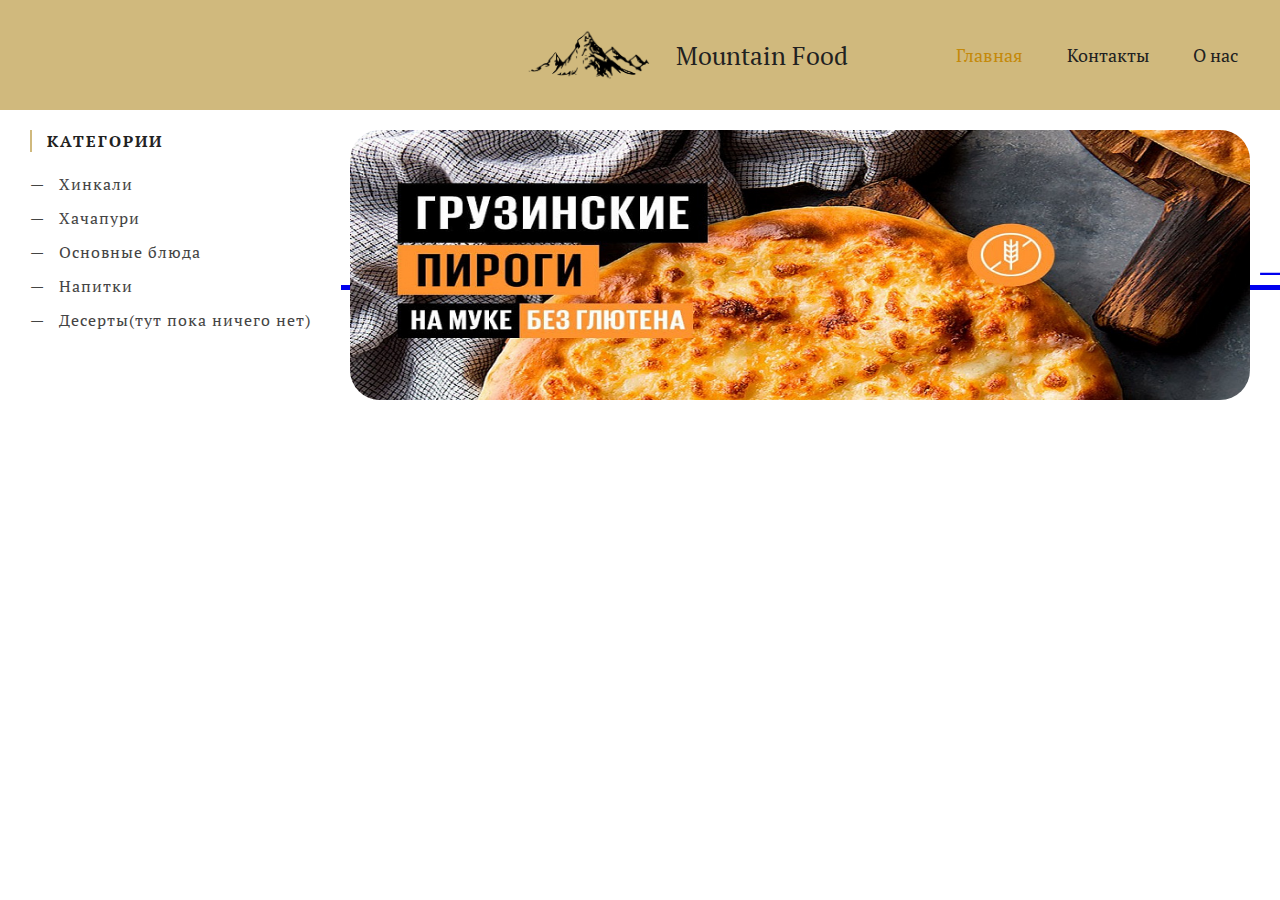
<file: index.html>
<!DOCTYPE html>
<html lang="en">
<head>
    <meta charset="UTF-8">
    <title>Mountain   Food</title>
    <link rel="icon" href="pic/logo.png">
    <link rel="stylesheet" href="index.css">
    <link rel="stylesheet" href="https://fonts.googleapis.com/css?family=Trirong">
</head>


<body>


    <script src="script.js" defer></script>

<!-- Шапка сайта -->
<header>
  <div class="wrap-logo">
      <img src="pic/logo.png" width="150" height="70">
  <a href="index.html" class="logo">Mountain   Food</a>
  </div>
  <nav>
    <a class="active" href="#home">Главная</a>
    <a href="#contact">Контакты</a>
    <a href="#about">О нас</a>
  </nav>
</header>


<!-- Меню -->
    <div class="wrapper">
        <div class="widget">
            <h3 class="widget-title">Категории</h3>
            <ul class="widget-list">
                <li><a href="hinkali.html">Хинкали</a></li>
                <li><a href="hachapuri.html">Хачапури</a></li>
                <li><a href="mainfood.html">Основные блюда</a></li>
                <li><a href="drinks.html">Напитки</a></li>
                <li><a href="">Десерты(тут пока ничего нет)</a></li>
            </ul>
        </div>


<!--    Слайдер галлерея-->
    <div class="slider-container">
      <a class="arrow" id="leftArrow" href="#">←</a>
      <!--   <div class="slider"> -->
        <div class="items" id="items">
        <div class="item"><img class="forimg" src="pic/promotion.png" > </div>
        <div class="item"> <img class="forimg" src="pic/break.jpg" ></div>
        <div class="item"><img class="forimg" src="pic/pirog.jpg"></div>
      </div>
    <a class="arrow" id="rightArrow" href="#">→</a>
    </div>
    </div>

</body>
</html>
</file>
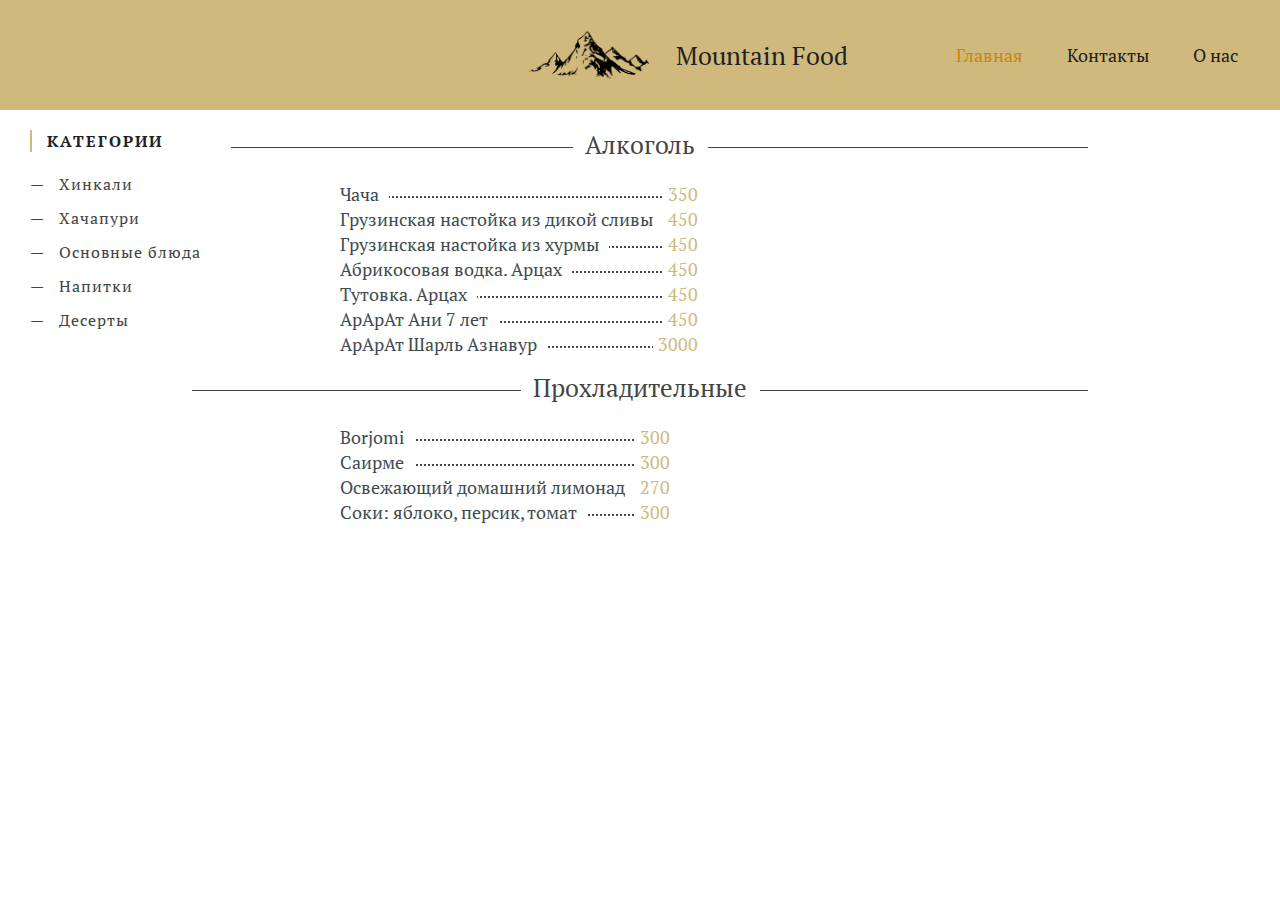
<file: drinks.html>
<!DOCTYPE html>
<html lang="en">

<head>
    <meta charset="UTF-8">
    <title>Mountain   Food</title>
    <link rel="icon" href="pic/logo.png">
    <link rel="stylesheet" href="drinks.css">
    <link rel="stylesheet" href="https://fonts.googleapis.com/css?family=Trirong">
</head>


<body>

<!-- Шапка сайта -->
<header>
  <div class="wrap-logo">
      <img src="pic/logo.png" width="150" height="70">
  <a href="index.html" class="logo">Mountain   Food</a>
  </div>
  <nav>
    <a class="active" href="#home">Главная</a>
    <a href="#contact">Контакты</a>
    <a href="#about">О нас</a>
  </nav>
</header>


<!-- Категории -->
    <div class="wrapper">
        <div class="widget">
            <h3 class="widget-title">Категории</h3>
            <ul class="widget-list">
                 <li><a href="hinkali.html">Хинкали</a></li>
                <li><a href="hachapuri.html">Хачапури</a></li>
                <li><a href="mainfood.html">Основные блюда</a></li>
                <li><a href="drinks.html">Напитки</a></li>
                <li><a href="">Десерты</a></li>
            </ul>
        </div>
    </div>

<h1>Алкоголь</h1>

<div class="fordrinks">
<ul class="dotted">
<li><span>Чача</span><span>350</span></li>
<li><span>Грузинская настойка из дикой сливы</span><span>450</span></li>
<li><span>Грузинская настойка из хурмы</span><span>450</span></li>
<li><span>Абрикосовая водка. Арцах</span><span>450</span></li>
<li><span>Тутовка. Арцах</span><span>450</span></li>
    <li><span>АрАрАт Ани 7 лет </span><span>450</span></li>
<li><span>АрАрАт Шарль Азнавур</span><span>3000</span></li>
</ul>
 </div>

<h1>Прохладительные</h1>
<div class="fordrinks">
<ul class="dotted">
<li><span>Borjomi</span><span>300</span></li>
<li><span>Саирме</span><span>300</span></li>
<li><span>Освежающий домашний лимонад</span><span>270</span></li>
<li><span>Соки: яблоко, персик, томат</span><span>300</span></li>
</ul>
</div>

</body>
</html>
</file>
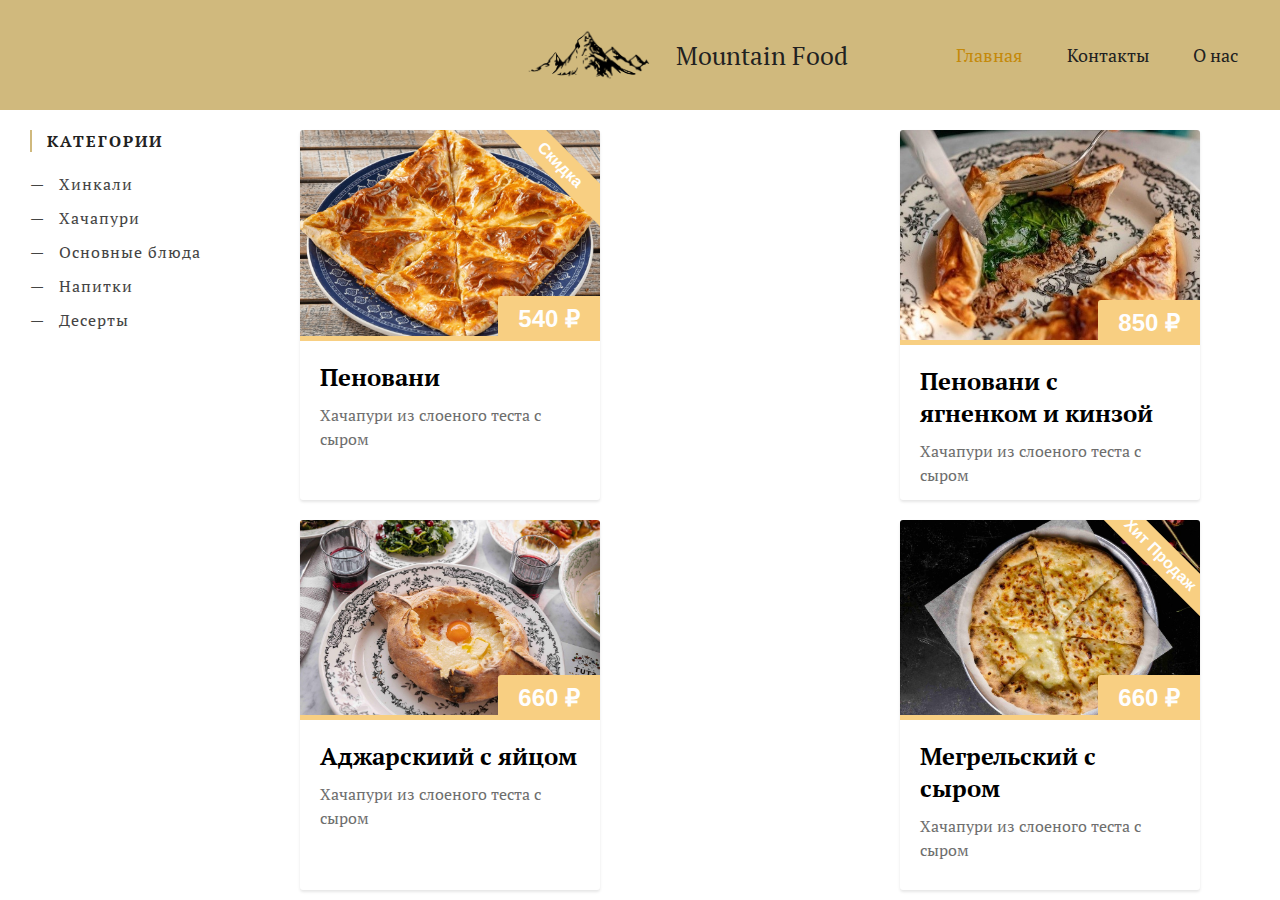
<file: hachapuri.html>
<!DOCTYPE html>
<html lang="en">
<head>
    <meta charset="UTF-8">
    <title>Mountain   Food</title>
    <link rel="icon" href="pic/logo.png">
    <link rel="stylesheet" href="hachapuri.css">
    <link rel="stylesheet" href="https://fonts.googleapis.com/css?family=Trirong">
</head>


<body>


    <script src="script.js" defer></script>

<!-- Шапка сайта -->
<header>
  <div class="wrap-logo">
      <img src="pic/logo.png" width="150" height="70">
  <a href="index.html" class="logo">Mountain   Food</a>
  </div>
  <nav>
    <a class="active" href="#home">Главная</a>
    <a href="#contact">Контакты</a>
    <a href="#about">О нас</a>
  </nav>
</header>


<!-- Меню -->
    <div class="wrapper">
        <div class="widget">
            <h3 class="widget-title">Категории</h3>
            <ul class="widget-list">
                 <li><a href="hinkali.html">Хинкали</a></li>
                <li><a href="hachapuri.html">Хачапури</a></li>
                <li><a href="mainfood.html">Основные блюда</a></li>
                <li><a href="drinks.html">Напитки</a></li>
                <li><a href="">Десерты</a></li>
            </ul>
        </div>
    </div>


<div class="post">
  <div class="post-top">
    <a href="#">
      <img src="pic/penovani.jpg" class="post-top-img">
    </a>
    <p class="post-top-angle">Скидка</p>
    <p class="post-top-price"><span>540 &#8381;</span></p>
  </div>
  <div class="post-content">
    <h3>Пеновани</h3>
    <p>Хачапури из слоеного теста с сыром</p>
  </div>
</div>

    <div class="post">
  <div class="post-top">
    <a href="#">
      <img src="pic/penovanikinza.jpg" class="post-top-img">
    </a>
    <p class="post-top-price"><span>850 &#8381;</span></p>
  </div>
  <div class="post-content">
    <h3>Пеновани с ягненком и кинзой</h3>
    <p>Хачапури из слоеного теста с сыром</p>
  </div>
</div>


    <div class="post">
  <div class="post-top">
    <a href="#">
      <img src="pic/adjar.jpg" class="post-top-img">
    </a>
    <p class="post-top-price"><span>660 &#8381;</span></p>
  </div>
  <div class="post-content">
    <h3>Аджарскиий с яйцом</h3>
    <p>Хачапури из слоеного теста с сыром</p>
  </div>
</div>

        <div class="post">
  <div class="post-top">
    <a href="#">
      <img src="pic/megrel.jpg" class="post-top-img">
    </a>
      <p class="post-top-angle">Хит Продаж</p>
    <p class="post-top-price"><span>660 &#8381;</span></p>
  </div>
  <div class="post-content">
    <h3>Мегрельский с сыром</h3>
    <p>Хачапури из слоеного теста с сыром</p>
  </div>
</div>


</body>
</html>
</file>
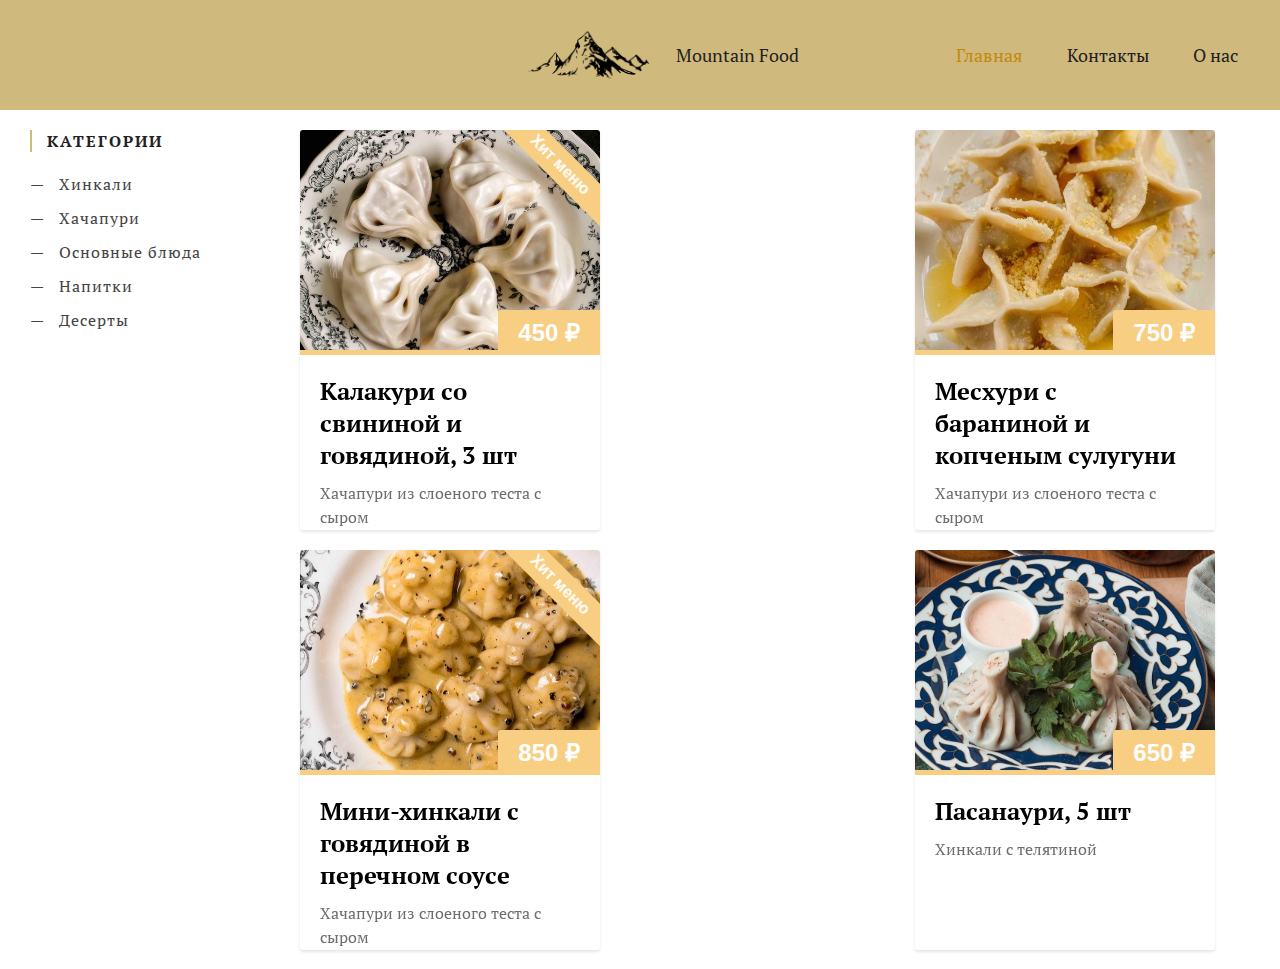
<file: hinkali.html>
<!DOCTYPE html>
<html lang="en">
<head>
    <meta charset="UTF-8">
    <title>Mountain   Food</title>
    <link rel="icon" href="pic/logo.png">
    <link rel="stylesheet" href="hinkali.css">
    <link rel="stylesheet" href="https://fonts.googleapis.com/css?family=Trirong">
</head>


<body>


    <script src="script.js" defer></script>

<!-- Шапка сайта -->
<header>
  <div class="wrap-logo">
      <img src="pic/logo.png" width="150" height="70">
  <a href="index.html" class="logo">Mountain   Food</a>
  </div>
  <nav>
    <a class="active" href="#home">Главная</a>
    <a href="#contact">Контакты</a>
    <a href="#about">О нас</a>
  </nav>
</header>


<!-- Меню -->
    <div class="wrapper">
        <div class="widget">
            <h3 class="widget-title">Категории</h3>
            <ul class="widget-list">
                 <li><a href="hinkali.html">Хинкали</a></li>
                <li><a href="hachapuri.html">Хачапури</a></li>
                <li><a href="mainfood.html">Основные блюда</a></li>
                <li><a href="drinks.html">Напитки</a></li>
                <li><a href="">Десерты</a></li>

            </ul>
        </div>
    </div>





<!--  БЛЮДА-->
    <div class="post">
        <div class="post-top">
            <a href="#">
                <img src="pic/kalakuri.jpg" class="post-top-img">
            </a>
            <p class="post-top-angle">Хит меню</p>
            <p class="post-top-price"><span>450 &#8381;</span></p>
        </div>
        <div class="post-content">
            <h3>Калакури со свининой и говядиной, 3 шт</h3>
            <p>Хачапури из слоеного теста с сыром</p>
        </div>
    </div>
 <div class="post">
        <div class="post-top">
            <a href="#">
                <img src="pic/meshuri.jpg" class="post-top-img">
            </a>
            <p class="post-top-price"><span>750 &#8381;</span></p>
        </div>
        <div class="post-content">
            <h3>Месхури с бараниной и копченым сулугуни</h3>
            <p>Хачапури из слоеного теста с сыром</p>
        </div>
    </div>

    <div class="post">
        <div class="post-top">
            <a href="#">
                <img src="pic/mini-hi.jpg" class="post-top-img">
            </a>
            <p class="post-top-angle">Хит меню</p>
            <p class="post-top-price"><span>850 &#8381;</span></p>
        </div>
        <div class="post-content">
            <h3>Мини-хинкали с говядиной в перечном соусе</h3>
            <p>Хачапури из слоеного теста с сыром</p>
        </div>
    </div>



    <div class="post">
        <div class="post-top">
            <a href="#">
                <img src="pic/pasanauri.jpeg" class="post-top-img">
            </a>
            <p class="post-top-price"><span>650 &#8381;</span></p>
        </div>
        <div class="post-content">
            <h3>Пасанаури, 5 шт</h3>
            <p>Хинкали с телятиной</p>
        </div>
    </div>

</body>
</html>
</file>
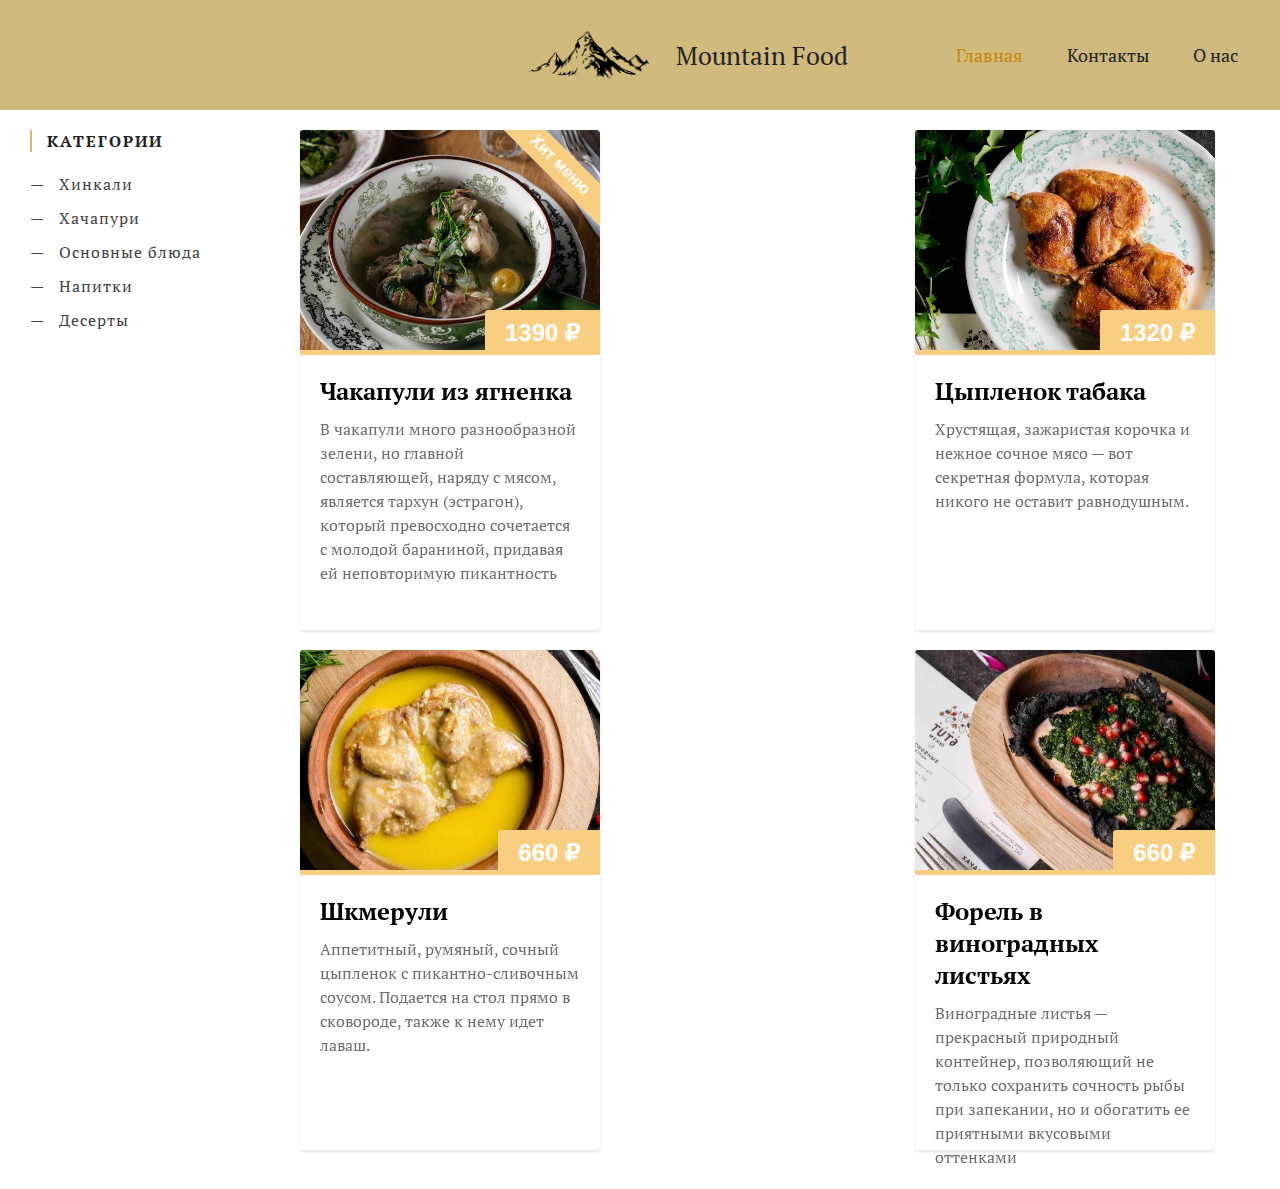
<file: mainfood.html>
<!DOCTYPE html>
<html lang="en">
<head>
    <meta charset="UTF-8">
    <title>Mountain   Food</title>
    <link rel="icon" href="pic/logo.png">
    <link rel="stylesheet" href="mainfood.css">
    <link rel="stylesheet" href="https://fonts.googleapis.com/css?family=Trirong">
</head>


<body>


    <script src="script.js" defer></script>

<!-- Шапка сайта -->
<header>
  <div class="wrap-logo">
      <img src="pic/logo.png" width="150" height="70">
  <a href="index.html" class="logo">Mountain   Food</a>
  </div>
  <nav>
    <a class="active" href="#home">Главная</a>
    <a href="#contact">Контакты</a>
    <a href="#about">О нас</a>
  </nav>
</header>


<!-- Категории -->
    <div class="wrapper">
        <div class="widget">
            <h3 class="widget-title">Категории</h3>
            <ul class="widget-list">
                 <li><a href="hinkali.html">Хинкали</a></li>
                <li><a href="hachapuri.html">Хачапури</a></li>
                <li><a href="mainfood.html">Основные блюда</a></li>
                <li><a href="drinks.html">Напитки</a></li>
                <li><a href="">Десерты</a></li>
            </ul>
        </div>
    </div>



<!--Блюда-->
    <div class="post">
        <div class="post-top">
            <a href="#">
                <p class="post-top-angle">Хит меню</p>
                <img src="pic/chakapuri.jpg" class="post-top-img">
            </a>
            <p class="post-top-price"><span>1390 &#8381;</span></p>
        </div>
        <div class="post-content">
            <h3>Чакапули из ягненка</h3>
            <p>В чакапули много разнообразной зелени, но главной составляющей, наряду с мясом, является тархун (эстрагон), который превосходно сочетается с молодой бараниной, придавая ей неповторимую пикантность</p>
        </div>
    </div>


    <div class="post">
        <div class="post-top">
            <a href="#">
                <img src="pic/chicken.jpg" class="post-top-img">
            </a>
            <p class="post-top-price"><span>1320 &#8381;</span></p>
        </div>
        <div class="post-content">
            <h3>Цыпленок  табака</h3>
            <p>Хрустящая, зажаристая корочка и нежное сочное мясо — вот секретная формула, которая никого не оставит равнодушным.</p>
        </div>
    </div>


        <div class="post">
            <div class="post-top">
                <a href="#">
                    <img src="pic/shkmereli.jpg" class="post-top-img">
                </a>
                <p class="post-top-price"><span>660 &#8381;</span></p>
            </div>
            <div class="post-content">
                <h3>Шкмерули</h3>
                <p>Аппетитный, румяный, сочный цыпленок с пикантно-сливочным соусом. Подается на стол прямо в сковороде, также к нему идет лаваш.</p>
            </div>
        </div>

    <div class="post">
        <div class="post-top">
            <a href="#">
                <img src="pic/forel.jpg" class="post-top-img">
            </a>
            <p class="post-top-price"><span>660 &#8381;</span></p>
        </div>
        <div class="post-content">
            <h3>Форель в виноградных листьях</h3>
            <p>Виноградные листья — прекрасный природный контейнер, позволяющий не только сохранить сочность рыбы при запекании, но и обогатить ее приятными вкусовыми оттенками</p>
        </div>
    </div>


</body>
</html>
</file>
<file: index.css>
@import url(https://fonts.googleapis.com/css?family=Tenor+Sans|PT+Serif:400,400italic,700,700italic&subset=latin,cyrillic);
@import url(https://fonts.googleapis.com/css?family=Trirong);

* {box-sizing: border-box;}

body {
  margin: 0;
font-family: 'Roboto', sans-serif;}

header {
   position: sticky; /* Приклеиваем заголовок */
  top: 0; /* К верхнему краю родителя */
  font-family: 'Roboto', sans-serif;
  display: flex;
  flex-direction: row;
  justify-content: space-between;
  flex-wrap: wrap;
    background: #d0b97d;
  padding: 20px 10px;
}

.wrap-logo {
  margin-left: 40%;
   font-family: "Trirong", serif;
  display: flex;
  align-items: center;
}

header a {
  font-family:  'PT Serif', serif;
  margin-right: 20px;
  color: #212121;
  padding: 12px;
  text-decoration: none;
  font-size: 18px;
  border-radius: 4px;
}

header a.logo {
  font-size: 25px;
}

header a:hover {
  color: #c4890a;
}

header a.active {
  color: #c4890a;
}
a:visited {
  color: #444;
}

nav {
  display: flex;
  align-items: center;
  }


.wrapper{
  display: flex;

  /*position: sticky; !* Приклеиваем заголовок *!*/
  /*top: 0; !* К верхнему краю родителя *!*/


  /*position: sticky;*/
  /*top: 0;*/
  /*min-height: 2em;*/
  /*background: lightpink;*/


}
* {box-sizing: border-box; margin: 0; }
.widget {
  display: block;
  padding: 20px 30px;
  background: white;
  font-family:  'PT Serif', serif;

  position: fixed;
  top: 110px;


}

.widget-title {
  text-transform: uppercase;
  letter-spacing: 2px;
  color: #222;
  font-size: 16px;
  padding-left: 15px;
  margin-bottom: 15px;
  border-left: 2px solid #d0b97d;
}
.widget-list {
  padding: 0;
  list-style: none;
}
.widget-list a:before {
  content: "\2014";
  margin-right: 14px;
}
.widget-list a {
  text-decoration: none;
  outline: none;
  display: block;
  padding: 6px 0;
  letter-spacing: 1px;
  font-weight: 300;
  color: #444;
  transition: .3s linear;
}
.widget-list a:hover {color: #b99d61;}

.arrow a:hover,
.arrow a:active,
.arrow a:focus {
  color: #0091d9;
  text-decoration: none;
}


.arrow a:hover,
.arrow a:active,
.arrow a:focus {
  color: #ff6163;
}


.forimg{
  width:900px;
  height:270px;
}

body {
  font: 16px Helvetica, sans-serif;
  margin: 0;
  padding: 0;
}



.slider-container {
  margin-left: 300px;
  display: flex;
  justify-content: space-between;
  align-items: center;
  margin-top: 20px;
}

.arrow {
    cursor: pointer;
    font-size: 50px;
}

.slider {
  display: block;
  width: 100px;
  overflow: hidden;
  margin: 0 10px;
}

.items {
  border-radius: 30px;
  width: 900px;
  height: 270px;
  display: block;
  overflow: hidden;
  transition: top 1s ease-out 0.5s;
}

.item {
  width: 900px;
  height: 270px;
  background-color: papayawhip;
  /*transition: all ease .6s;*/
transition: top 1s ease-out 0.5s;  left: 0;
  top: 0;
}
</file>
<file: drinks.css>
@import url(http://fonts.googleapis.com/css?family=Open+Sans:300);
@import url(https://fonts.googleapis.com/css?family=Tenor+Sans|PT+Serif:400,400italic,700,700italic&subset=latin,cyrillic);
@import url(https://fonts.googleapis.com/css?family=Trirong);


h1 {
    font-size:25px;
    width: 70%;
  margin: .7em auto;
  overflow: hidden;
  text-align: center;
  font-weight:150;
  color: #444;
    font-family:  'PT Serif', serif;
}
h1:before, h1:after {
  content: "";
  display: inline-block;
  width: 50%;
  margin: 0 .5em 0 -55%;
  vertical-align: middle;
  border-bottom: 1px solid;
}
h1:after {
  margin: 0 -55% 0 .5em;
}




* {box-sizing: border-box;}

body {
  margin: 0;
font-family: 'Roboto', sans-serif;}

header {
   position: sticky; /* Приклеиваем заголовок */
  top: 0; /* К верхнему краю родителя */
  font-family: 'Roboto', sans-serif;
  display: flex;
  flex-direction: row;
  justify-content: space-between;
  flex-wrap: wrap;
background: #d0b97d;
  padding: 20px 10px;
}

.wrap-logo {
  margin-left: 40%;
   font-family: "Trirong", serif;
  display: flex;
  align-items: center;

}

header a {
  font-family:  'PT Serif', serif;
  margin-right: 20px;
  color: #212121;
  padding: 12px;
  text-decoration: none;
  font-size: 18px;
  border-radius: 4px;
}

header a.logo {
  font-size: 25px;
}


header a:hover {
  color: #c4890a;
}

header a.active {
  color: #c4890a;
}
a:visited {
  color: #444;
}

nav {
  display: flex;
  align-items: center;
  }


.wrapper{
  display: flex;

  /*position: sticky; !* Приклеиваем заголовок *!*/
  /*top: 0; !* К верхнему краю родителя *!*/


  /*position: sticky;*/
  /*top: 0;*/
  /*min-height: 2em;*/
  /*background: lightpink;*/


}
* {box-sizing: border-box; margin: 0; }
.widget {
  display: block;
  padding: 20px 30px;
  background: white;
  font-family:  'PT Serif', serif;

  position: fixed;
  top: 110px;


}

.widget-title {
  text-transform: uppercase;
  letter-spacing: 2px;
  color: #222;
  font-size: 16px;
  padding-left: 15px;
  margin-bottom: 15px;
  border-left: 2px solid #d0b97d;
}
.widget-list {
  padding: 0;
  list-style: none;
}
.widget-list a:before {
  content: "\2014";
  margin-right: 14px;
}
.widget-list a {
  text-decoration: none;
  outline: none;
  display: block;
  padding: 6px 0;
  letter-spacing: 1px;
  font-weight: 300;
  color: #444;
  transition: .3s linear;
}
.widget-list a:hover {color: #b99d61;}


.widget-list a.active{
  color:red;
}
/*Оформление блюд*/
* {
  box-sizing: border-box;
}
p, h3 {margin: 0}
.post {
    float: left;
    margin-right: 15px;
    margin-top: 20px;
  margin-left: 300px;
    padding-bottom: 20px;
  width: 300px;
  height: 500px;
  /*margin: 50px auto 0;*/
  position: relative;
  background: white;
  box-shadow: 0 2px 3px rgba(0,0,0,0.1);
  border-radius: 3px;
  font-family: 'Scada', sans-serif;
}
.post-top {
  min-height: 45px;
  position: relative;
  overflow: hidden;
}
.post-top a {
  text-decoration: none;
  display: block;
}
.post-top-img {
  border-radius: 3px 3px 0 0;
  max-width: 100%;
  height: auto;
  vertical-align: middle;
}
.post-top-angle {
  width: 180px;
  height: 30px;
  line-height: 30px;
  position: absolute;
  top: 20px;
  right: -50px;
  transform:rotate(45deg);
  color: #fefefe;
  text-align: center;
  background: #F8CF82;
  font-size: 16px;
  font-weight:bold;
}
.post-top-price {
  width: 100%;
  position: absolute;
  bottom: 0;
  right: 0;
  text-align: right;
}
.post-top-price span {
display: inline-block;
  height: 45px;
  line-height: 45px;
  padding: 0 20px;
  background: #F8CF82;
  border-radius: 3px 0 0 0;
  color: #fefefe;
  font-size: 1.5em;
  font-weight: bold;
}
.post-top-price:after {
  content: " ";
  display: block;
  height: 5px;
  width: 100%;
  position: absolute;
  bottom: 0;
  left: 0;
  background: #F8CF82;
}
.post-content {
  padding: 20px;
  font-family:  'PT Serif', serif;
}
.post-content h3 {
  font-size: 1.5em;
}
.post-content p {
  margin-top: 10px;
  color: #6e6e6e;
  line-height: 1.5em;
}


.fordrinks{
  display: flex;
}
.fordrinksimg{
  display: inline-block;
  margin-left: 150px;
  height: 200px;
  width: 350px;
}
.dotted {
list-style: none;
font-family:  'PT Serif', serif;
}
.dotted li {
  margin-left:300px;
margin-bottom: 5px;
border-bottom: 2px #404B51 dotted;
font-size: 18px;
line-height: 1;
}
.dotted li span:nth-child(odd) {
padding-right: 10px;
color: #404B51;
}
.dotted li span:nth-child(even) {
float: right;
padding-left: 5px;
color: #d0b97d;
}
.dotted span {
background: white;
position: relative;
bottom: -7px;
}
</file>
<file: hachapuri.css>
@import url(https://fonts.googleapis.com/css?family=Tenor+Sans|PT+Serif:400,400italic,700,700italic&subset=latin,cyrillic);
@import url(https://fonts.googleapis.com/css?family=Trirong);

* {box-sizing: border-box;}

body {
  margin: 0;
font-family: 'Roboto', sans-serif;}

header {
   position: sticky; /* Приклеиваем заголовок */
  top: 0; /* К верхнему краю родителя */
  font-family: 'Roboto', sans-serif;
  display: flex;
  flex-direction: row;
  justify-content: space-between;
  flex-wrap: wrap;
    background: #d0b97d;
  padding: 20px 10px;
}

.wrap-logo {
  margin-left: 40%;
   font-family: "Trirong", serif;
  display: flex;
  align-items: center;

}

header a {
  font-family:  'PT Serif', serif;
  margin-right: 20px;
  color: #212121;
  padding: 12px;
  text-decoration: none;
  font-size: 18px;
  border-radius: 4px;
}

header a.logo {
  font-size: 25px;
}


header a:hover {
  color: #c4890a;
}

header a.active {
  color: #c4890a;
}
a:visited {
  color: #444;
}

nav {
  display: flex;
  align-items: center;
  }


.wrapper{
  display: flex;

  /*position: sticky; !* Приклеиваем заголовок *!*/
  /*top: 0; !* К верхнему краю родителя *!*/


  /*position: sticky;*/
  /*top: 0;*/
  /*min-height: 2em;*/
  /*background: lightpink;*/


}
* {box-sizing: border-box; margin: 0; }
.widget {
  display: block;
  padding: 20px 30px;
  background: white;
  font-family:  'PT Serif', serif;

  position: fixed;
  top: 110px;


}

.widget-title {
  text-transform: uppercase;
  letter-spacing: 2px;
  color: #222;
  font-size: 16px;
  padding-left: 15px;
  margin-bottom: 15px;
  border-left: 2px solid #d0b97d;
}
.widget-list {
  padding: 0;
  list-style: none;
}
.widget-list a:before {
  content: "\2014";
  margin-right: 14px;
}
.widget-list a {
  text-decoration: none;
  outline: none;
  display: block;
  padding: 6px 0;
  letter-spacing: 1px;
  font-weight: 300;
  color: #444;
  transition: .3s linear;
}
.widget-list a:hover {color: #b99d61;}

.widget-list a.active{
  color:red;
}

/*Оформление блюд*/
* {
  box-sizing: border-box;
}
p, h3 {margin: 0}
.post {
    float: left;
    margin-right: 0px;
    margin-top: 20px;
  margin-left: 300px;
    padding-bottom: 20px;
  width: 300px;
  height: 370px;
  /*margin: 50px auto 0;*/
  position: relative;
  background: white;
  box-shadow: 0 2px 3px rgba(0,0,0,0.1);
  border-radius: 3px;
  font-family: 'Scada', sans-serif;
}
.post-top {
  min-height: 45px;
  position: relative;
  overflow: hidden;
}
.post-top a {
  text-decoration: none;
  display: block;
}
.post-top-img {
  border-radius: 3px 3px 0 0;
  max-width: 100%;
  height: auto;
  vertical-align: middle;
}
.post-top-angle {
  width: 180px;
  height: 30px;
  line-height: 30px;
  position: absolute;
  top: 20px;
  right: -50px;
  transform:rotate(45deg);
  color: #fefefe;
  text-align: center;
  background: #F8CF82;
  font-size: 16px;
  font-weight:bold;
}
.post-top-price {
  width: 100%;
  position: absolute;
  bottom: 0;
  right: 0;
  text-align: right;
}
.post-top-price span {
display: inline-block;
  height: 45px;
  line-height: 45px;
  padding: 0 20px;
  background: #F8CF82;
  border-radius: 3px 0 0 0;
  color: #fefefe;
  font-size: 1.5em;
  font-weight: bold;
}
.post-top-price:after {
  content: " ";
  display: block;
  height: 5px;
  width: 100%;
  position: absolute;
  bottom: 0;
  left: 0;
  background: #F8CF82;
}
.post-content {
  padding: 20px;
  font-family:  'PT Serif', serif;
}
.post-content h3 {
  font-size: 1.5em;
}
.post-content p {
  margin-top: 10px;
  color: #6e6e6e;
  line-height: 1.5em;
}
</file>
<file: hinkali.css>
@import url(https://fonts.googleapis.com/css?family=Tenor+Sans|PT+Serif:400,400italic,700,700italic&subset=latin,cyrillic);
@import url(https://fonts.googleapis.com/css?family=Trirong);

* {box-sizing: border-box;}

body {
  margin: 0;
font-family: 'Roboto', sans-serif;}

header {
   position: sticky; /* Приклеиваем заголовок */
  top: 0; /* К верхнему краю родителя */
  font-family: 'Roboto', sans-serif;
  display: flex;
  flex-direction: row;
  justify-content: space-between;
  flex-wrap: wrap;
    background: #d0b97d;
  padding: 20px 10px;
}

.wrap-logo {
  margin-left: 40%;
   font-family: "Trirong", serif;
  display: flex;
  align-items: center;

}

header a {
  font-family:  'PT Serif', serif;
  margin-right: 20px;
  color: #212121;
  padding: 12px;
  text-decoration: none;
  font-size: 18px;
  border-radius: 4px;
}


header a:hover {
  color: #c4890a;
}

header a.active {
  color: #c4890a;
}
a:visited {
  color: #444;
}

nav {
  display: flex;
  align-items: center;
  }


.wrapper{
  display: flex;
  /*position: sticky; !* Приклеиваем заголовок *!*/
  /*top: 0; !* К верхнему краю родителя *!*/
  /*position: sticky;*/
  /*top: 0;*/
  /*min-height: 2em;*/
  /*background: lightpink;*/
}

* {box-sizing: border-box; margin: 0; }
.widget {
  display: block;
  padding: 20px 30px;
  background: white;
  font-family:  'PT Serif', serif;
  position: fixed;
  top: 110px;

}

.widget-title {
  text-transform: uppercase;
  letter-spacing: 2px;
  color: #222;
  font-size: 16px;
  padding-left: 15px;
  margin-bottom: 15px;
  border-left: 2px solid #d0b97d;
}
.widget-list {
  padding: 0;
  list-style: none;
}
.widget-list a:before {
  content: "\2014";
  margin-right: 14px;
}
.widget-list a {
  text-decoration: none;
  outline: none;
  display: block;
  padding: 6px 0;
  letter-spacing: 1px;
  font-weight: 300;
  color: #444;
  transition: .3s linear;
}
.widget-list a:hover {color: #b99d61;}


.widget-list a.active{
  color:red;
}


/*Оформление блюд*/
* {
  box-sizing: border-box;
}
p, h3 {margin: 0}
.post {
    float: left;
    margin-right: 15px;
    margin-top: 20px;
  margin-left: 300px;
    padding-bottom: 20px;
  width: 300px;
  height: 400px;
  /*margin: 50px auto 0;*/
  position: relative;
  background: white;
  box-shadow: 0 2px 3px rgba(0,0,0,0.1);
  border-radius: 3px;
  font-family: 'Scada', sans-serif;
}
.post-top {
  min-height: 45px;
  position: relative;
  overflow: hidden;
}
.post-top a {
  text-decoration: none;
  display: block;
}
.post-top-img {
  border-radius: 3px 3px 0 0;
  max-width: 100%;
  height: auto;
  vertical-align: middle;
}
.post-top-angle {
  width: 180px;
  height: 30px;
  line-height: 30px;
  position: absolute;
  top: 20px;
  right: -50px;
  transform:rotate(45deg);
  color: #fefefe;
  text-align: center;
  background: #F8CF82;
  font-size: 16px;
  font-weight:bold;
}
.post-top-price {
  width: 100%;
  position: absolute;
  bottom: 0;
  right: 0;
  text-align: right;
}
.post-top-price span {
display: inline-block;
  height: 45px;
  line-height: 45px;
  padding: 0 20px;
  background: #F8CF82;
  border-radius: 3px 0 0 0;
  color: #fefefe;
  font-size: 1.5em;
  font-weight: bold;
}
.post-top-price:after {
  content: " ";
  display: block;
  height: 5px;
  width: 100%;
  position: absolute;
  bottom: 0;
  left: 0;
  background: #F8CF82;
}
.post-content {
  padding: 20px;
  font-family:  'PT Serif', serif;
}
.post-content h3 {
  font-size: 1.5em;
}
.post-content p {
  margin-top: 10px;
  color: #6e6e6e;
  line-height: 1.5em;
}
</file>
<file: mainfood.css>
@import url(https://fonts.googleapis.com/css?family=Tenor+Sans|PT+Serif:400,400italic,700,700italic&subset=latin,cyrillic);
@import url(https://fonts.googleapis.com/css?family=Trirong);

* {box-sizing: border-box;}

body {
  margin: 0;
font-family: 'Roboto', sans-serif;}

header {
   position: sticky; /* Приклеиваем заголовок */
  top: 0; /* К верхнему краю родителя */
  font-family: 'Roboto', sans-serif;
  display: flex;
  flex-direction: row;
  justify-content: space-between;
  flex-wrap: wrap;
    background: #d0b97d;
  padding: 20px 10px;
}

.wrap-logo {
  margin-left: 40%;
   font-family: "Trirong", serif;
  display: flex;
  align-items: center;

}

header a {
  font-family:  'PT Serif', serif;
  margin-right: 20px;
  color: #212121;
  padding: 12px;
  text-decoration: none;
  font-size: 18px;
  border-radius: 4px;
}

header a.logo {
  font-size: 25px;
}

header a:hover {
  color: #c4890a;
}

header a.active {
  color: #c4890a;
}
a:visited {
  color: #444;
}

nav {
  display: flex;
  align-items: center;
  }


.wrapper{
  display: flex;

  /*position: sticky; !* Приклеиваем заголовок *!*/
  /*top: 0; !* К верхнему краю родителя *!*/


  /*position: sticky;*/
  /*top: 0;*/
  /*min-height: 2em;*/
  /*background: lightpink;*/


}
* {box-sizing: border-box; margin: 0; }
.widget {
  display: block;
  padding: 20px 30px;
  background: white;
  font-family:  'PT Serif', serif;

  position: fixed;
  top: 110px;


}

.widget-title {
  text-transform: uppercase;
  letter-spacing: 2px;
  color: #222;
  font-size: 16px;
  padding-left: 15px;
  margin-bottom: 15px;
  border-left: 2px solid #d0b97d;
}
.widget-list {
  padding: 0;
  list-style: none;
}
.widget-list a:before {
  content: "\2014";
  margin-right: 14px;
}
.widget-list a {
  text-decoration: none;
  outline: none;
  display: block;
  padding: 6px 0;
  letter-spacing: 1px;
  font-weight: 300;
  color: #444;
  transition: .3s linear;
}
.widget-list a:hover {color: #b99d61;}


.widget-list a.active{
  color:red;
}
/*Оформление блюд*/
* {
  box-sizing: border-box;
}
p, h3 {margin: 0}
.post {
    float: left;
    margin-right: 15px;
    margin-top: 20px;
  margin-left: 300px;
    padding-bottom: 20px;
  width: 300px;
  height: 500px;
  /*margin: 50px auto 0;*/
  position: relative;
  background: white;
  box-shadow: 0 2px 3px rgba(0,0,0,0.1);
  border-radius: 3px;
  font-family: 'Scada', sans-serif;
}
.post-top {
  min-height: 45px;
  position: relative;
  overflow: hidden;
}
.post-top a {
  text-decoration: none;
  display: block;
}
.post-top-img {
  border-radius: 3px 3px 0 0;
  max-width: 100%;
  height: auto;
  vertical-align: middle;
}
.post-top-angle {
  width: 180px;
  height: 30px;
  line-height: 30px;
  position: absolute;
  top: 20px;
  right: -50px;
  transform:rotate(45deg);
  color: #fefefe;
  text-align: center;
  background: #F8CF82;
  font-size: 16px;
  font-weight:bold;
}
.post-top-price {
  width: 100%;
  position: absolute;
  bottom: 0;
  right: 0;
  text-align: right;
}
.post-top-price span {
display: inline-block;
  height: 45px;
  line-height: 45px;
  padding: 0 20px;
  background: #F8CF82;
  border-radius: 3px 0 0 0;
  color: #fefefe;
  font-size: 1.5em;
  font-weight: bold;
}
.post-top-price:after {
  content: " ";
  display: block;
  height: 5px;
  width: 100%;
  position: absolute;
  bottom: 0;
  left: 0;
  background: #F8CF82;
}
.post-content {
  padding: 20px;
  font-family:  'PT Serif', serif;
}
.post-content h3 {
  font-size: 1.5em;
}
.post-content p {
  margin-top: 10px;
  color: #6e6e6e;
  line-height: 1.5em;
}
</file>
